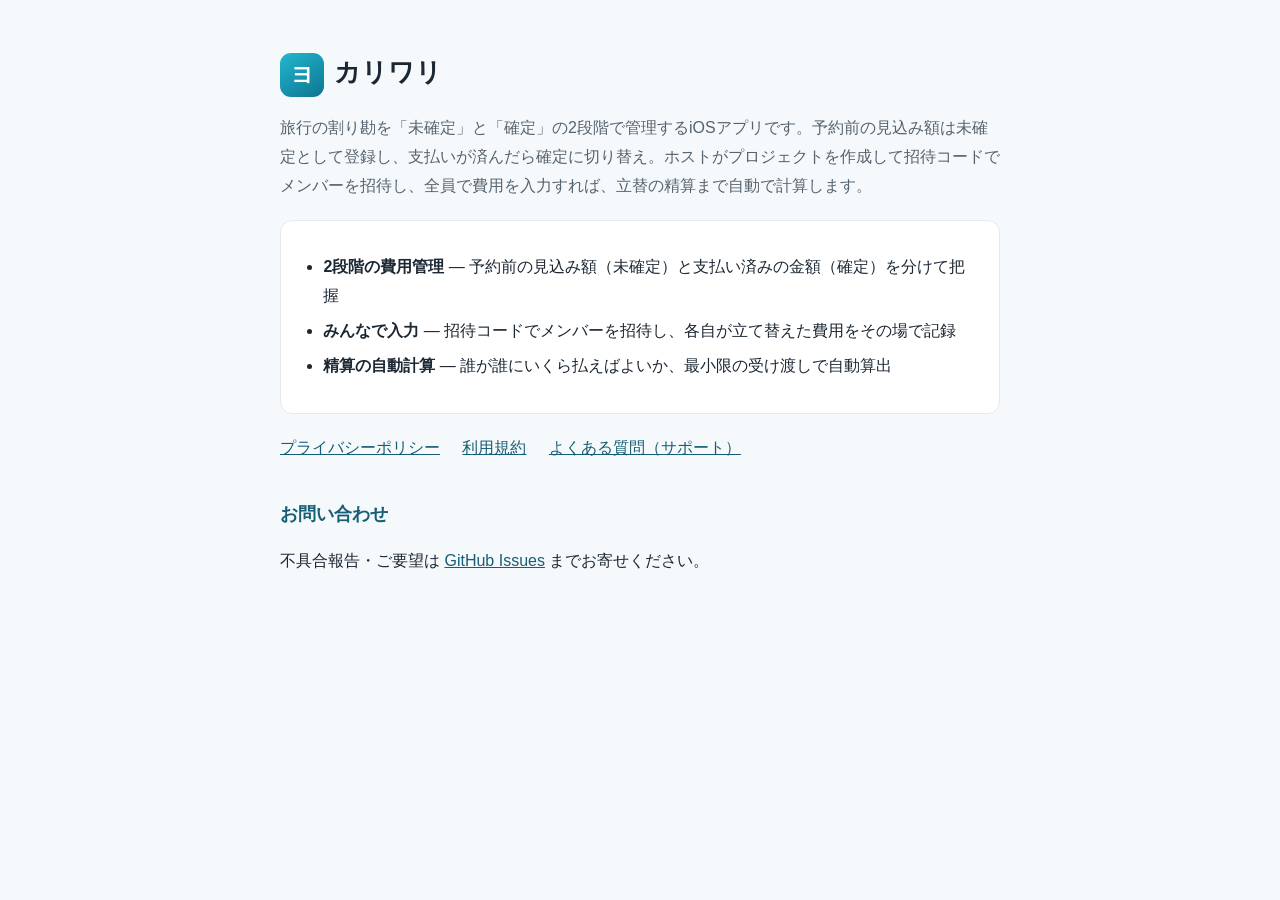
<file: index.html>
<!doctype html>
<html lang="ja">
<head>
<meta charset="utf-8">
<meta name="viewport" content="width=device-width, initial-scale=1">
<title>カリワリ サポート</title>
<link rel="stylesheet" href="style.css">
</head>
<body>
<h1 class="top"><span class="logo">ヨ</span>カリワリ</h1>
<p class="lead">旅行の割り勘を「未確定」と「確定」の2段階で管理するiOSアプリです。予約前の見込み額は未確定として登録し、支払いが済んだら確定に切り替え。ホストがプロジェクトを作成して招待コードでメンバーを招待し、全員で費用を入力すれば、立替の精算まで自動で計算します。</p>

<div class="card">
  <ul>
    <li><strong>2段階の費用管理</strong> — 予約前の見込み額（未確定）と支払い済みの金額（確定）を分けて把握</li>
    <li><strong>みんなで入力</strong> — 招待コードでメンバーを招待し、各自が立て替えた費用をその場で記録</li>
    <li><strong>精算の自動計算</strong> — 誰が誰にいくら払えばよいか、最小限の受け渡しで自動算出</li>
  </ul>
</div>

<!-- TODO: App Store URL -->

<p class="links">
  <a href="privacy.html">プライバシーポリシー</a>
  <a href="terms.html">利用規約</a>
  <a href="support.html">よくある質問（サポート）</a>
</p>

<h2>お問い合わせ</h2>
<p>不具合報告・ご要望は <a href="https://github.com/PCside/yoyakuro-pages/issues">GitHub Issues</a> までお寄せください。</p>
<!-- TODO: 連絡先メールアドレス（ユーザー確認待ち） -->
</body>
</html>
</file>
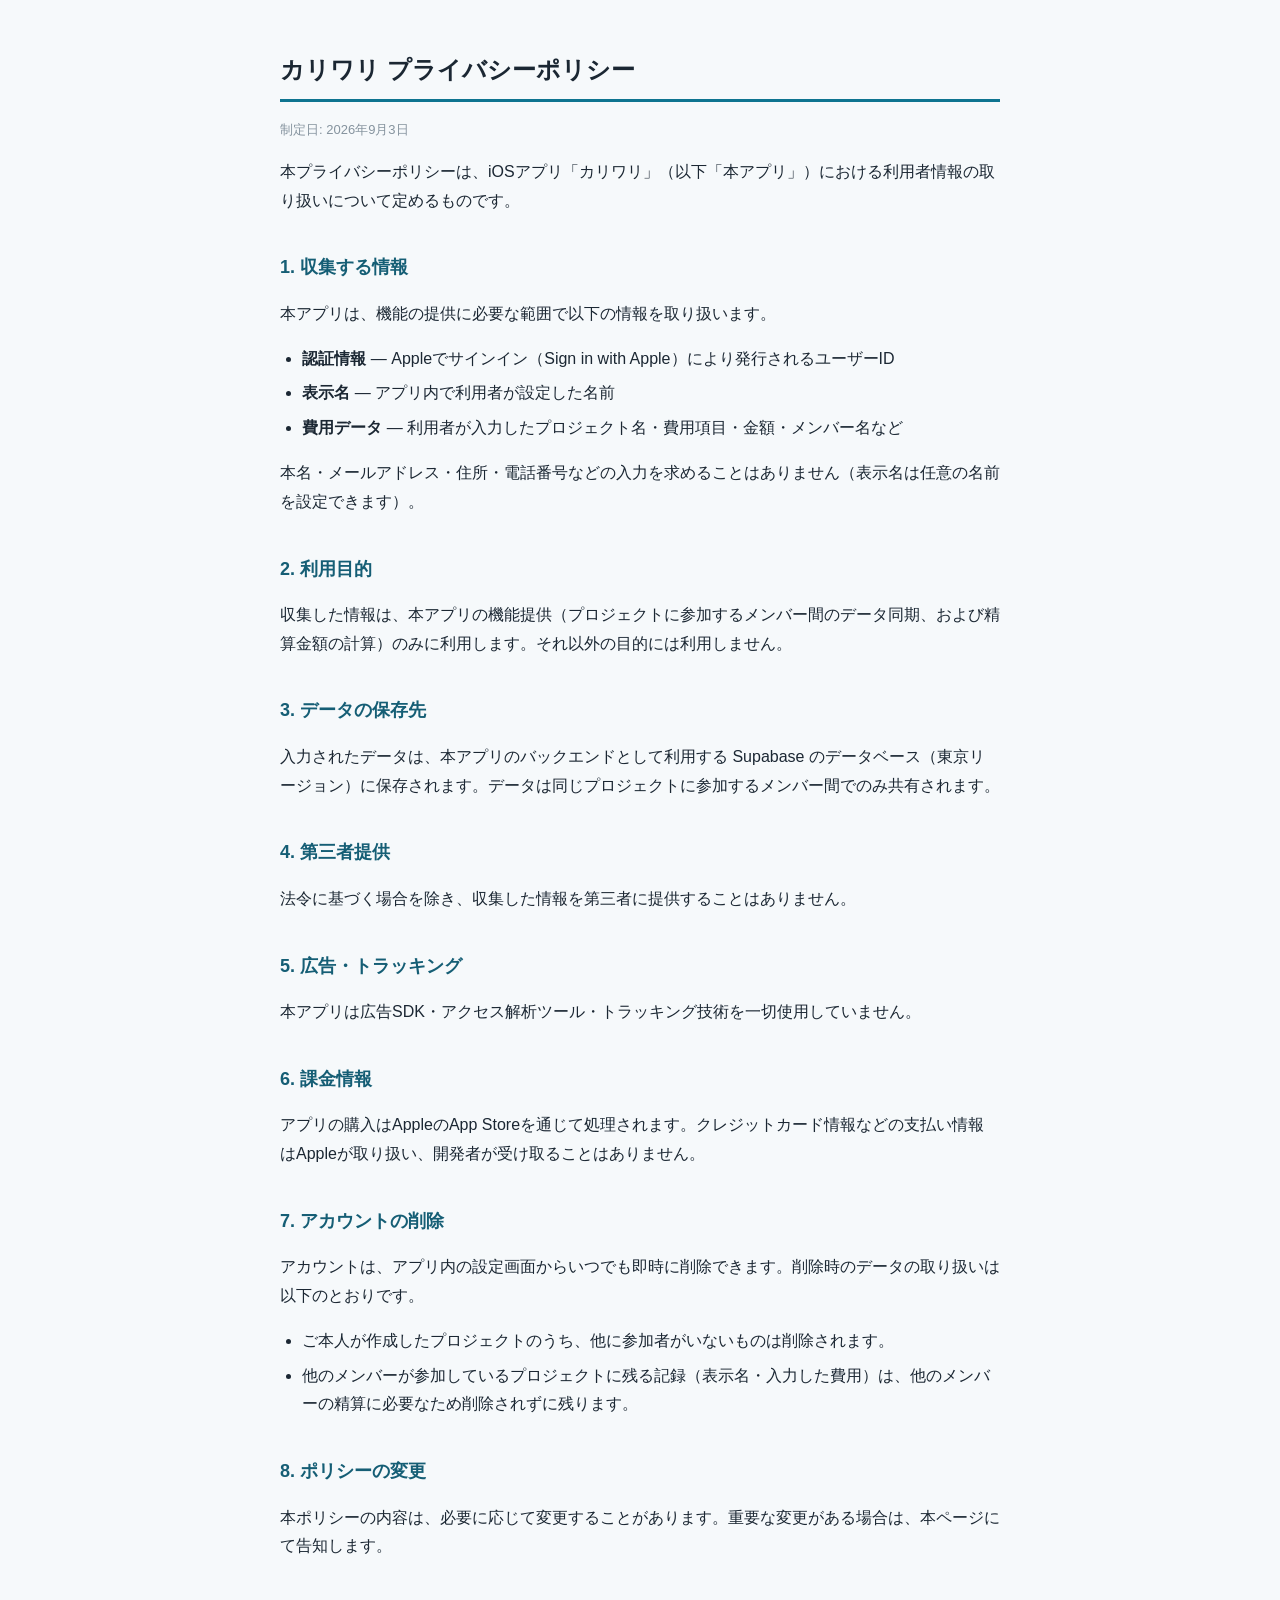
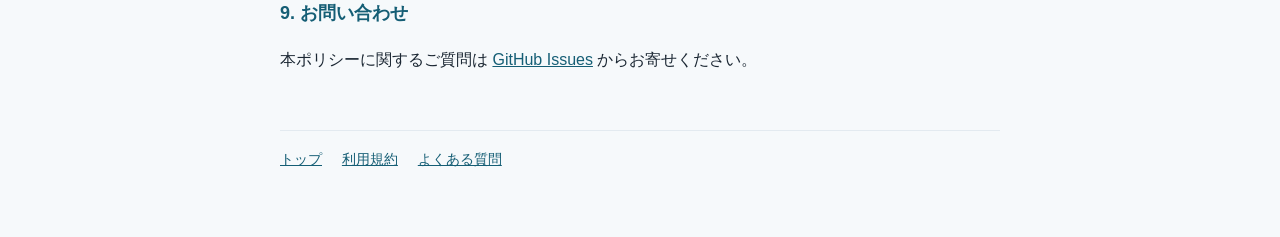
<file: privacy.html>
<!doctype html>
<html lang="ja">
<head>
<meta charset="utf-8">
<meta name="viewport" content="width=device-width, initial-scale=1">
<title>プライバシーポリシー | カリワリ</title>
<link rel="stylesheet" href="style.css">
</head>
<body>
<h1>カリワリ プライバシーポリシー</h1>
<p class="updated">制定日: 2026年9月3日</p>

<p>本プライバシーポリシーは、iOSアプリ「カリワリ」（以下「本アプリ」）における利用者情報の取り扱いについて定めるものです。</p>

<h2>1. 収集する情報</h2>
<p>本アプリは、機能の提供に必要な範囲で以下の情報を取り扱います。</p>
<ul>
  <li><strong>認証情報</strong> — Appleでサインイン（Sign in with Apple）により発行されるユーザーID</li>
  <li><strong>表示名</strong> — アプリ内で利用者が設定した名前</li>
  <li><strong>費用データ</strong> — 利用者が入力したプロジェクト名・費用項目・金額・メンバー名など</li>
</ul>
<p>本名・メールアドレス・住所・電話番号などの入力を求めることはありません（表示名は任意の名前を設定できます）。</p>

<h2>2. 利用目的</h2>
<p>収集した情報は、本アプリの機能提供（プロジェクトに参加するメンバー間のデータ同期、および精算金額の計算）のみに利用します。それ以外の目的には利用しません。</p>

<h2>3. データの保存先</h2>
<p>入力されたデータは、本アプリのバックエンドとして利用する Supabase のデータベース（東京リージョン）に保存されます。データは同じプロジェクトに参加するメンバー間でのみ共有されます。</p>

<h2>4. 第三者提供</h2>
<p>法令に基づく場合を除き、収集した情報を第三者に提供することはありません。</p>

<h2>5. 広告・トラッキング</h2>
<p>本アプリは広告SDK・アクセス解析ツール・トラッキング技術を一切使用していません。</p>

<h2>6. 課金情報</h2>
<p>アプリの購入はAppleのApp Storeを通じて処理されます。クレジットカード情報などの支払い情報はAppleが取り扱い、開発者が受け取ることはありません。</p>

<h2>7. アカウントの削除</h2>
<p>アカウントは、アプリ内の設定画面からいつでも即時に削除できます。削除時のデータの取り扱いは以下のとおりです。</p>
<ul>
  <li>ご本人が作成したプロジェクトのうち、他に参加者がいないものは削除されます。</li>
  <li>他のメンバーが参加しているプロジェクトに残る記録（表示名・入力した費用）は、他のメンバーの精算に必要なため削除されずに残ります。</li>
</ul>

<h2>8. ポリシーの変更</h2>
<p>本ポリシーの内容は、必要に応じて変更することがあります。重要な変更がある場合は、本ページにて告知します。</p>

<h2>9. お問い合わせ</h2>
<p>本ポリシーに関するご質問は <a href="https://github.com/PCside/yoyakuro-pages/issues">GitHub Issues</a> からお寄せください。</p>
<!-- TODO: 連絡先メールアドレス（ユーザー確認待ち） -->

<nav class="footer">
  <a href="index.html">トップ</a>
  <a href="terms.html">利用規約</a>
  <a href="support.html">よくある質問</a>
</nav>
</body>
</html>
</file>
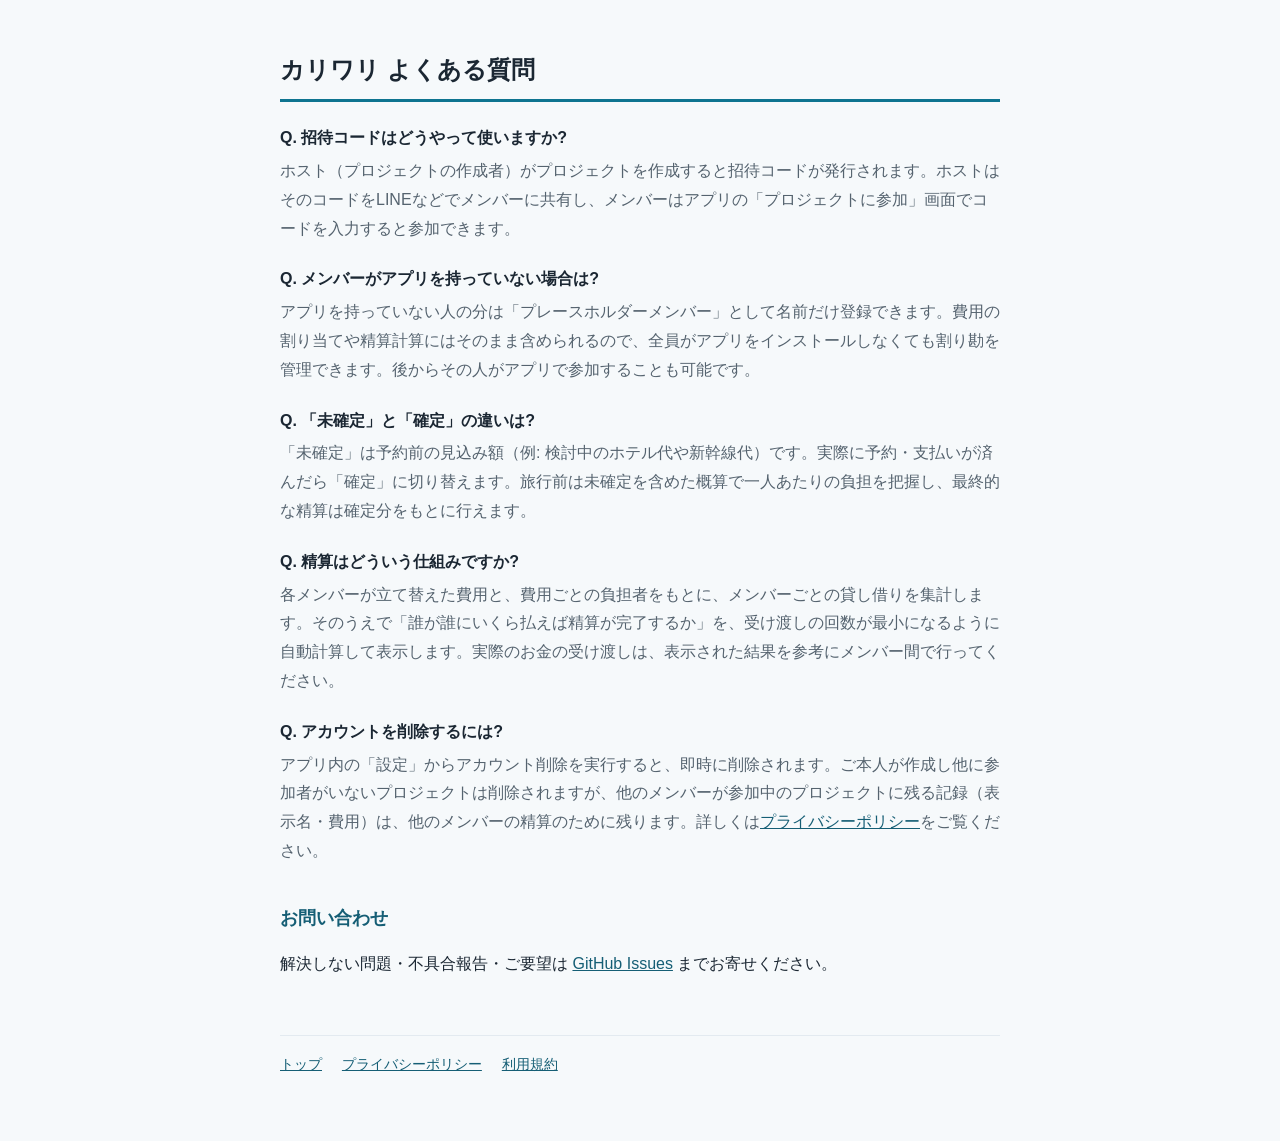
<file: support.html>
<!doctype html>
<html lang="ja">
<head>
<meta charset="utf-8">
<meta name="viewport" content="width=device-width, initial-scale=1">
<title>よくある質問 | カリワリ</title>
<link rel="stylesheet" href="style.css">
</head>
<body>
<h1>カリワリ よくある質問</h1>

<dl>
  <dt>Q. 招待コードはどうやって使いますか?</dt>
  <dd>ホスト（プロジェクトの作成者）がプロジェクトを作成すると招待コードが発行されます。ホストはそのコードをLINEなどでメンバーに共有し、メンバーはアプリの「プロジェクトに参加」画面でコードを入力すると参加できます。</dd>

  <dt>Q. メンバーがアプリを持っていない場合は?</dt>
  <dd>アプリを持っていない人の分は「プレースホルダーメンバー」として名前だけ登録できます。費用の割り当てや精算計算にはそのまま含められるので、全員がアプリをインストールしなくても割り勘を管理できます。後からその人がアプリで参加することも可能です。</dd>

  <dt>Q. 「未確定」と「確定」の違いは?</dt>
  <dd>「未確定」は予約前の見込み額（例: 検討中のホテル代や新幹線代）です。実際に予約・支払いが済んだら「確定」に切り替えます。旅行前は未確定を含めた概算で一人あたりの負担を把握し、最終的な精算は確定分をもとに行えます。</dd>

  <dt>Q. 精算はどういう仕組みですか?</dt>
  <dd>各メンバーが立て替えた費用と、費用ごとの負担者をもとに、メンバーごとの貸し借りを集計します。そのうえで「誰が誰にいくら払えば精算が完了するか」を、受け渡しの回数が最小になるように自動計算して表示します。実際のお金の受け渡しは、表示された結果を参考にメンバー間で行ってください。</dd>

  <dt>Q. アカウントを削除するには?</dt>
  <dd>アプリ内の「設定」からアカウント削除を実行すると、即時に削除されます。ご本人が作成し他に参加者がいないプロジェクトは削除されますが、他のメンバーが参加中のプロジェクトに残る記録（表示名・費用）は、他のメンバーの精算のために残ります。詳しくは<a href="privacy.html">プライバシーポリシー</a>をご覧ください。</dd>
</dl>

<h2>お問い合わせ</h2>
<p>解決しない問題・不具合報告・ご要望は <a href="https://github.com/PCside/yoyakuro-pages/issues">GitHub Issues</a> までお寄せください。</p>
<!-- TODO: 連絡先メールアドレス（ユーザー確認待ち） -->

<nav class="footer">
  <a href="index.html">トップ</a>
  <a href="privacy.html">プライバシーポリシー</a>
  <a href="terms.html">利用規約</a>
</nav>
</body>
</html>
</file>
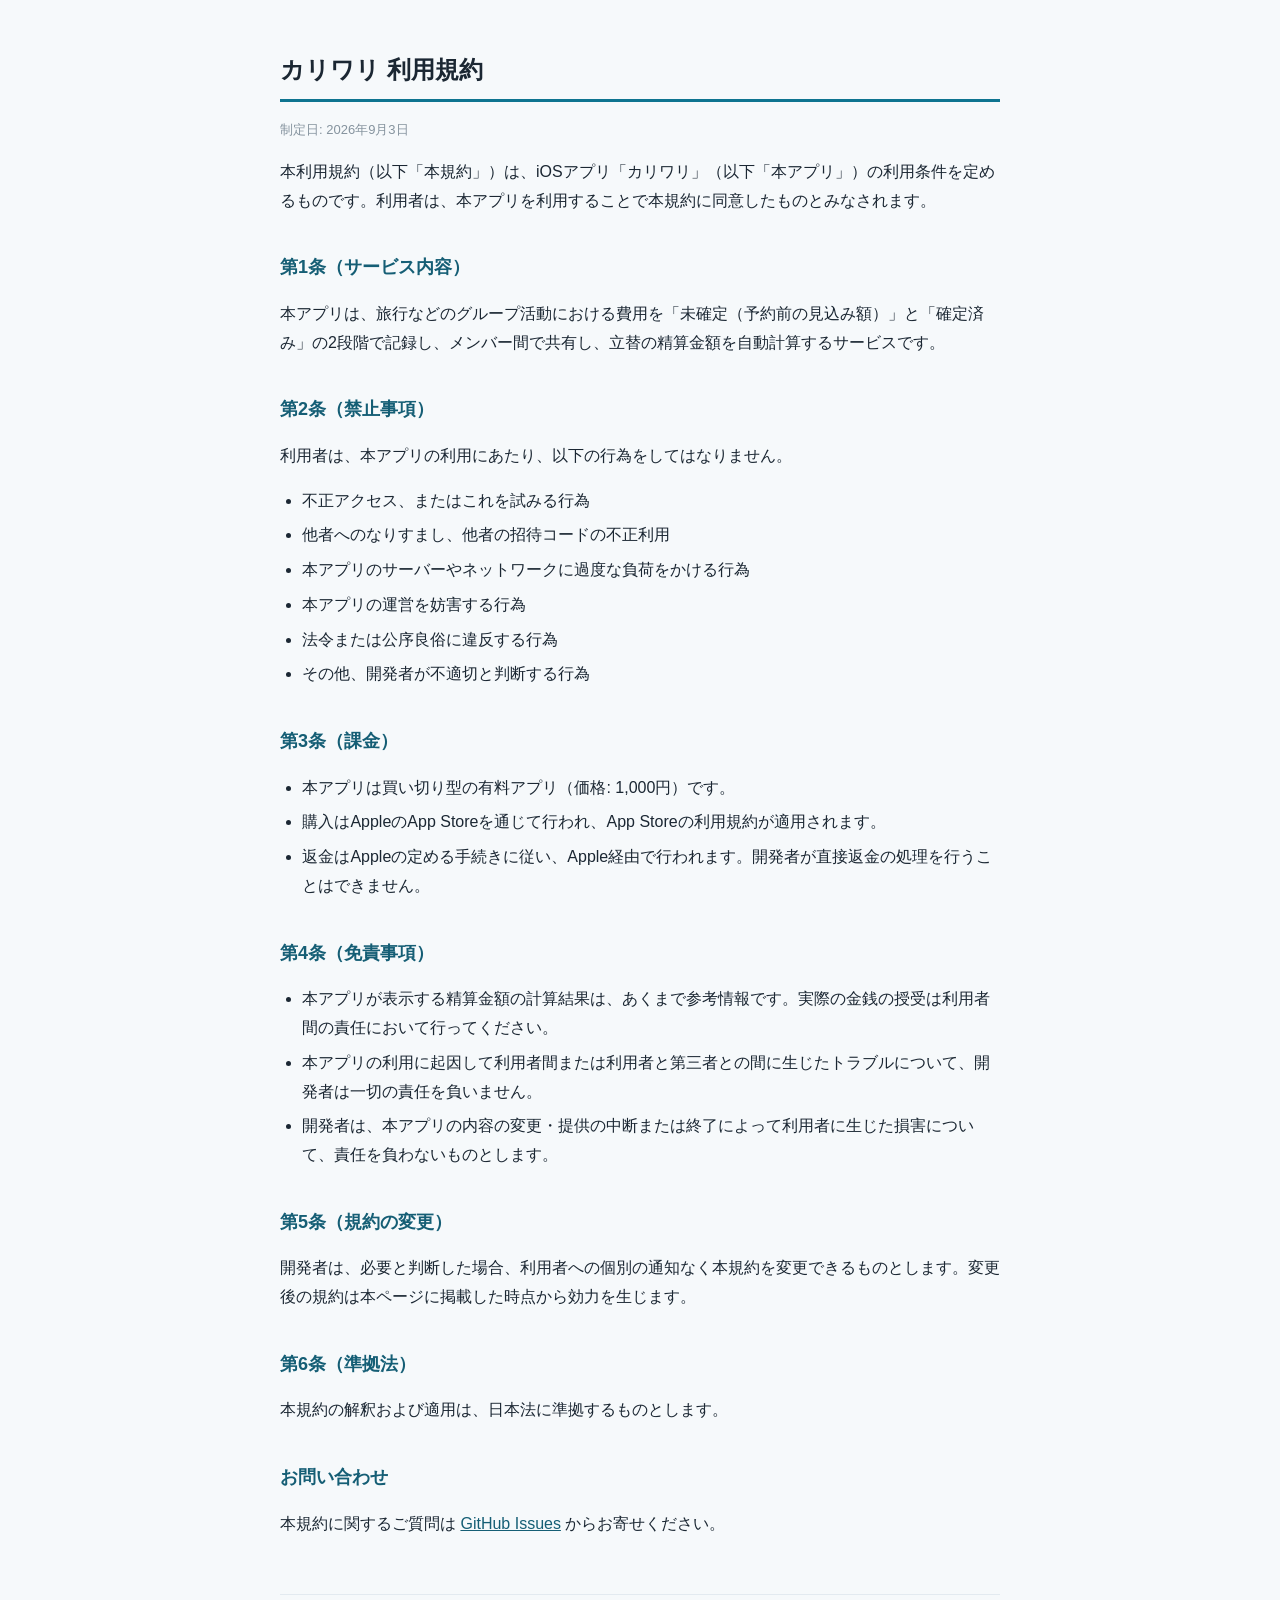
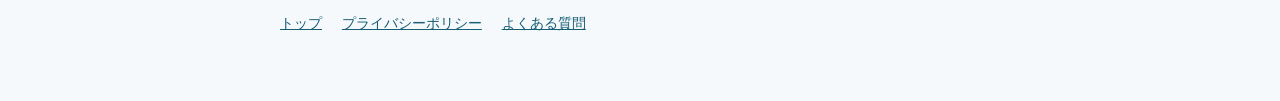
<file: terms.html>
<!doctype html>
<html lang="ja">
<head>
<meta charset="utf-8">
<meta name="viewport" content="width=device-width, initial-scale=1">
<title>利用規約 | カリワリ</title>
<link rel="stylesheet" href="style.css">
</head>
<body>
<h1>カリワリ 利用規約</h1>
<p class="updated">制定日: 2026年9月3日</p>

<p>本利用規約（以下「本規約」）は、iOSアプリ「カリワリ」（以下「本アプリ」）の利用条件を定めるものです。利用者は、本アプリを利用することで本規約に同意したものとみなされます。</p>

<h2>第1条（サービス内容）</h2>
<p>本アプリは、旅行などのグループ活動における費用を「未確定（予約前の見込み額）」と「確定済み」の2段階で記録し、メンバー間で共有し、立替の精算金額を自動計算するサービスです。</p>

<h2>第2条（禁止事項）</h2>
<p>利用者は、本アプリの利用にあたり、以下の行為をしてはなりません。</p>
<ul>
  <li>不正アクセス、またはこれを試みる行為</li>
  <li>他者へのなりすまし、他者の招待コードの不正利用</li>
  <li>本アプリのサーバーやネットワークに過度な負荷をかける行為</li>
  <li>本アプリの運営を妨害する行為</li>
  <li>法令または公序良俗に違反する行為</li>
  <li>その他、開発者が不適切と判断する行為</li>
</ul>

<h2>第3条（課金）</h2>
<ul>
  <li>本アプリは買い切り型の有料アプリ（価格: 1,000円）です。</li>
  <li>購入はAppleのApp Storeを通じて行われ、App Storeの利用規約が適用されます。</li>
  <li>返金はAppleの定める手続きに従い、Apple経由で行われます。開発者が直接返金の処理を行うことはできません。</li>
</ul>

<h2>第4条（免責事項）</h2>
<ul>
  <li>本アプリが表示する精算金額の計算結果は、あくまで参考情報です。実際の金銭の授受は利用者間の責任において行ってください。</li>
  <li>本アプリの利用に起因して利用者間または利用者と第三者との間に生じたトラブルについて、開発者は一切の責任を負いません。</li>
  <li>開発者は、本アプリの内容の変更・提供の中断または終了によって利用者に生じた損害について、責任を負わないものとします。</li>
</ul>

<h2>第5条（規約の変更）</h2>
<p>開発者は、必要と判断した場合、利用者への個別の通知なく本規約を変更できるものとします。変更後の規約は本ページに掲載した時点から効力を生じます。</p>

<h2>第6条（準拠法）</h2>
<p>本規約の解釈および適用は、日本法に準拠するものとします。</p>

<h2>お問い合わせ</h2>
<p>本規約に関するご質問は <a href="https://github.com/PCside/yoyakuro-pages/issues">GitHub Issues</a> からお寄せください。</p>
<!-- TODO: 連絡先メールアドレス（ユーザー確認待ち） -->

<nav class="footer">
  <a href="index.html">トップ</a>
  <a href="privacy.html">プライバシーポリシー</a>
  <a href="support.html">よくある質問</a>
</nav>
</body>
</html>
</file>
<file: style.css>
:root{
  --bg:#F6F9FB;
  --text:#1B2733;
  --sub:#55636F;
  --muted:#85939E;
  --accent:#0E7490;
  --accent-strong:#155E75;
  --line:#E3EAF0;
  --card:#FFFFFF;
}
@media (prefers-color-scheme: dark){
  :root{
    --bg:#101820;
    --text:#E8EEF3;
    --sub:#B4C0CA;
    --muted:#7E8B96;
    --accent:#38BDD8;
    --accent-strong:#67D3E8;
    --line:#26323D;
    --card:#18222C;
  }
}
body{
  font-family:-apple-system,"Hiragino Sans",sans-serif;
  max-width:720px;
  margin:0 auto;
  padding:32px 20px 64px;
  line-height:1.8;
  color:var(--text);
  background:var(--bg);
}
h1{font-size:24px;border-bottom:3px solid var(--accent);padding-bottom:8px;}
h1.top{font-size:26px;border-bottom:none;padding-bottom:0;}
h1 .logo{
  display:inline-grid;place-items:center;
  width:44px;height:44px;border-radius:11px;
  background:linear-gradient(145deg,#22B8CF,#0E7490);
  color:#fff;font-size:22px;vertical-align:middle;margin-right:10px;
  border-bottom:none;
}
h2{font-size:18px;margin-top:36px;color:var(--accent-strong);}
a{color:var(--accent-strong);}
p{color:var(--text);}
ul,ol{padding-left:1.4em;}
li{margin:6px 0;}
dt{font-weight:700;margin-top:22px;}
dd{margin:4px 0 0;color:var(--sub);}
hr{border:none;border-top:1px solid var(--line);margin:48px 0;}
.updated{color:var(--muted);font-size:13px;}
.links a{display:inline-block;margin-right:18px;}
.lead{color:var(--sub);}
.card{
  background:var(--card);
  border:1px solid var(--line);
  border-radius:12px;
  padding:16px 20px;
  margin:20px 0;
}
.steps li{margin:10px 0;}
nav.footer{margin-top:56px;padding-top:16px;border-top:1px solid var(--line);font-size:14px;}
nav.footer a{margin-right:16px;}
</file>
